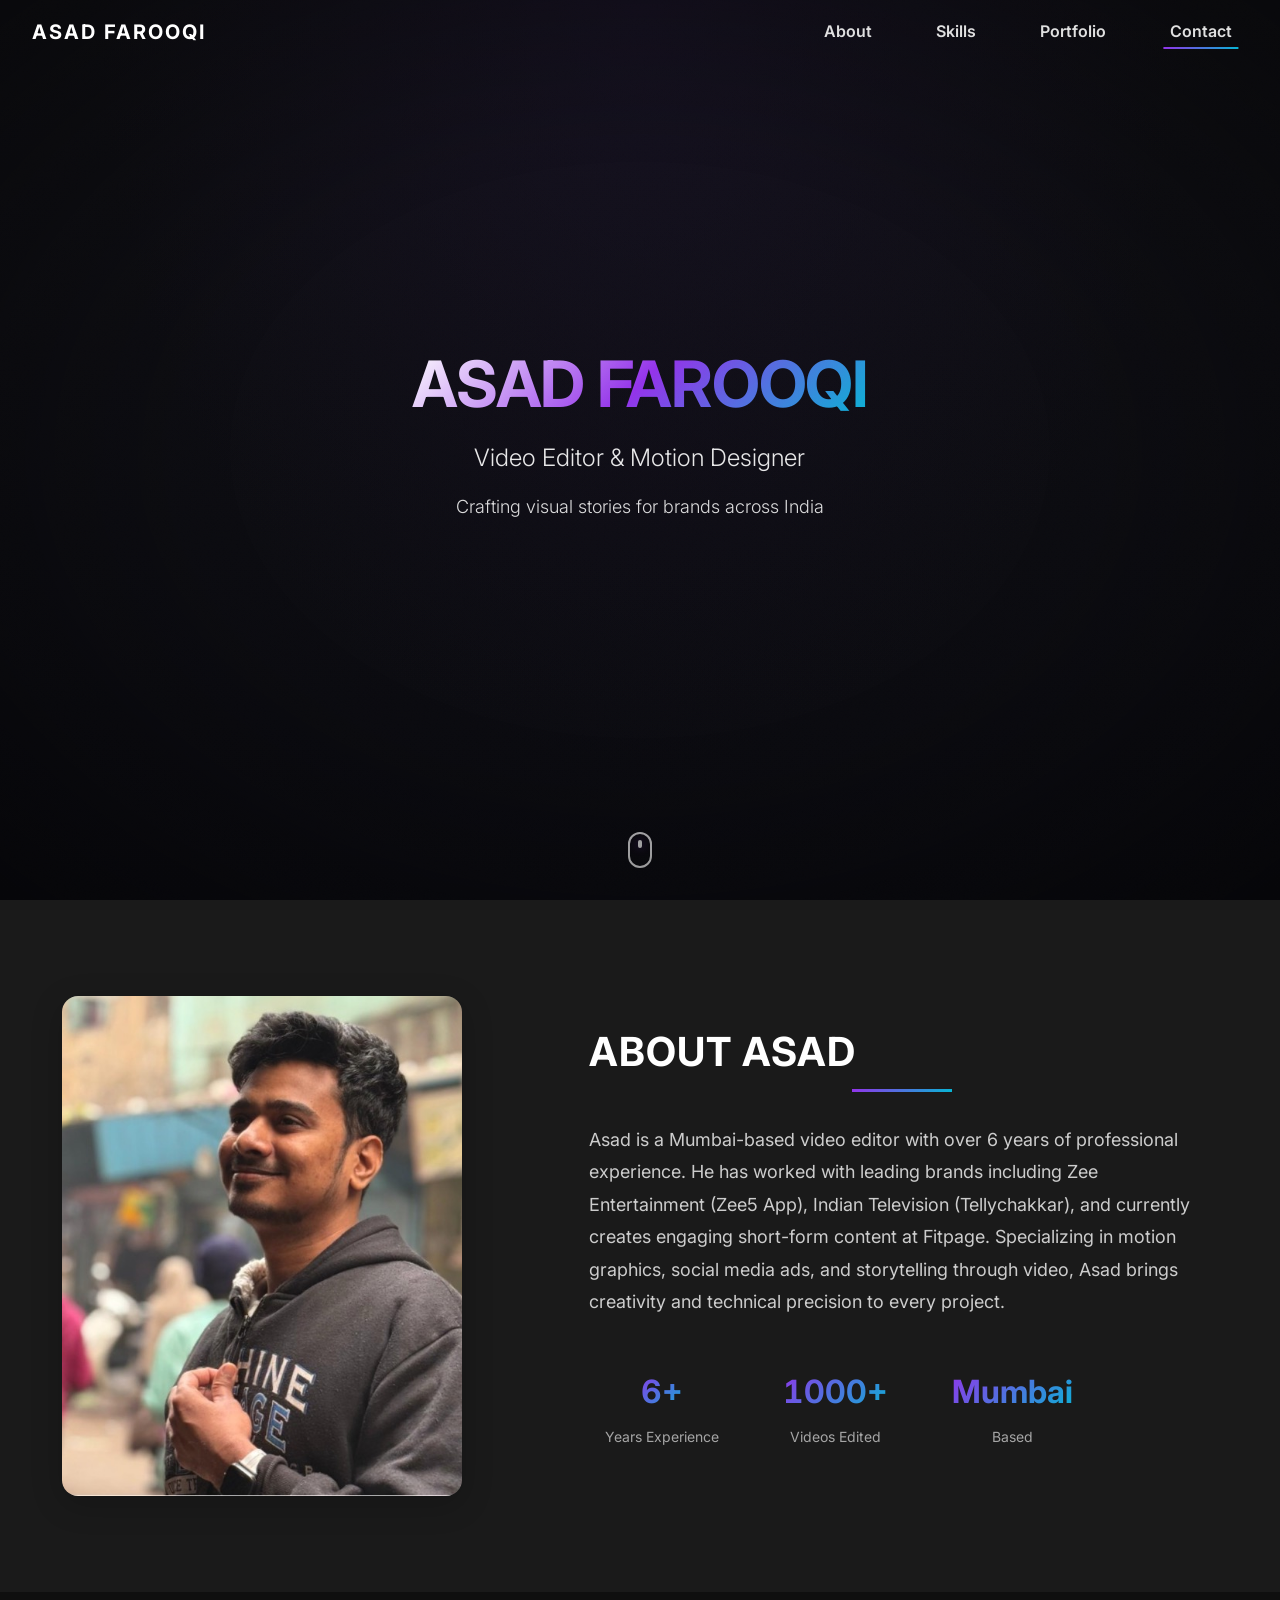
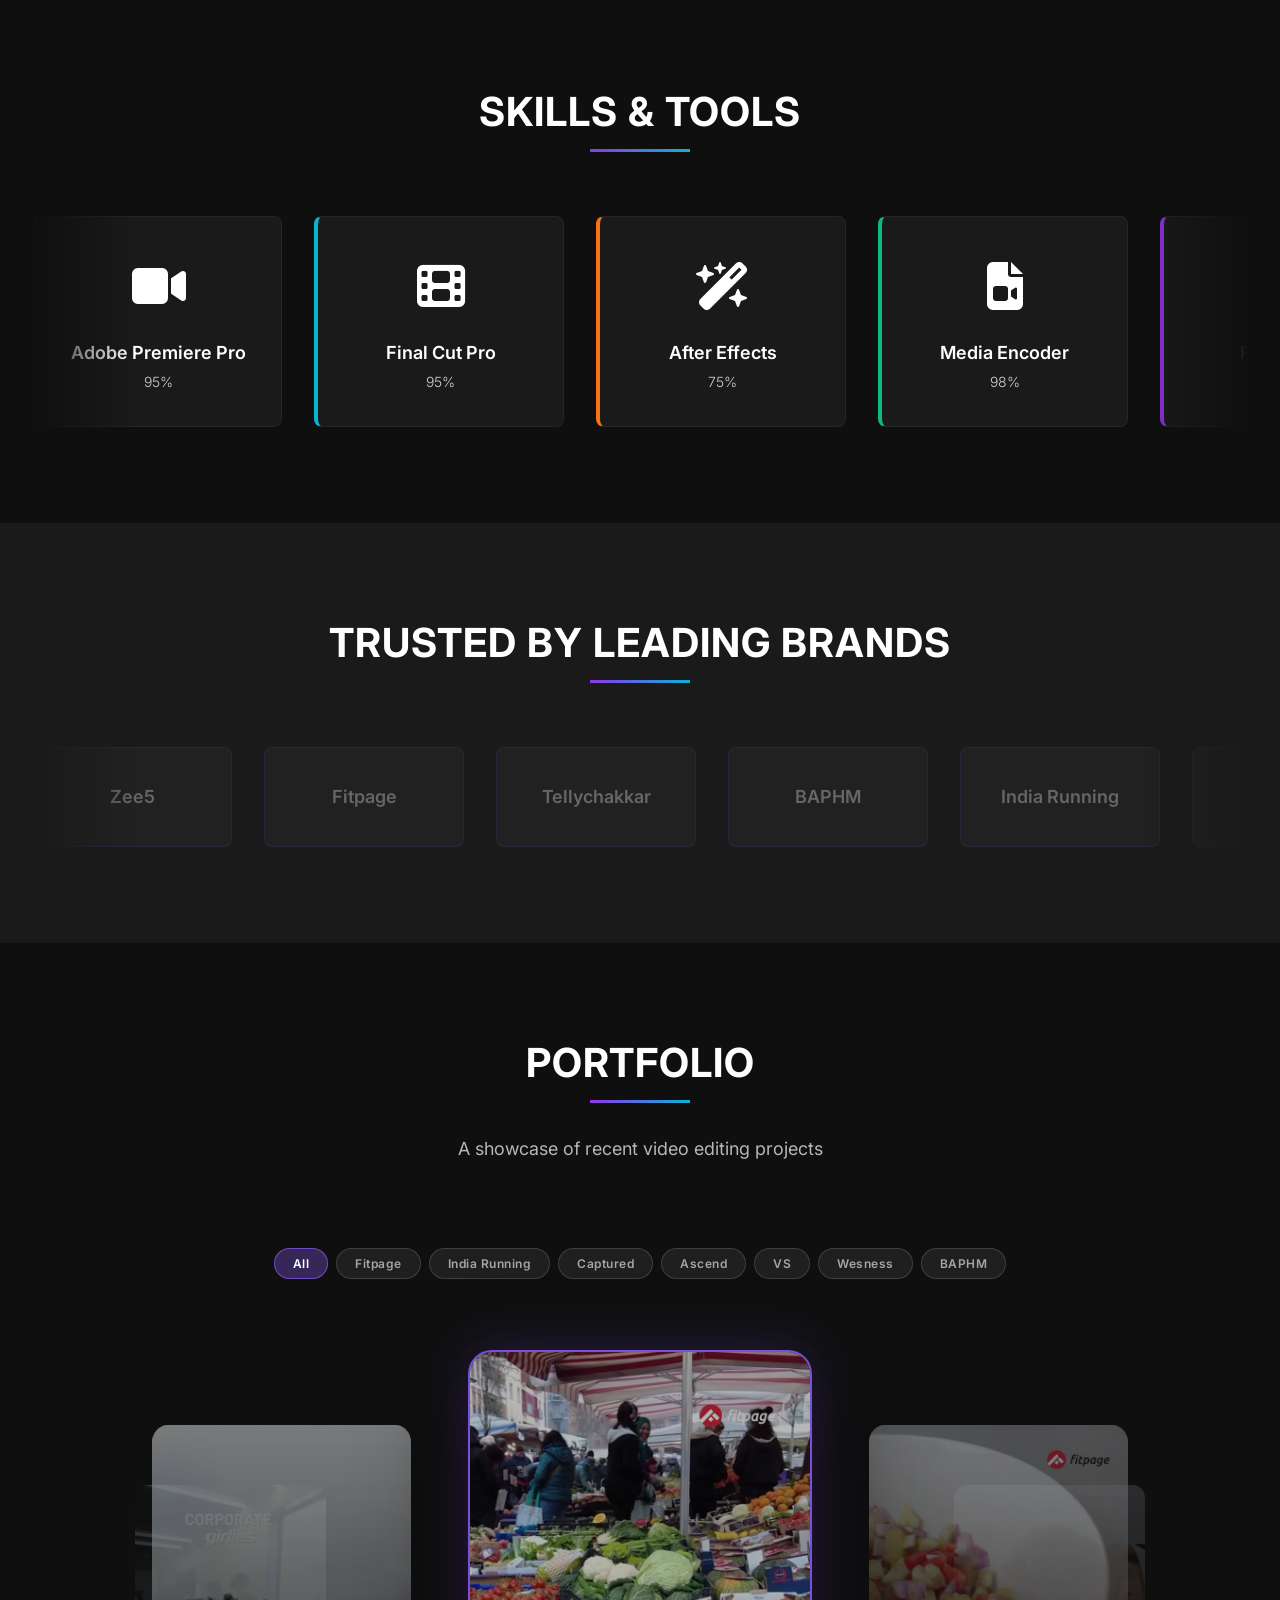
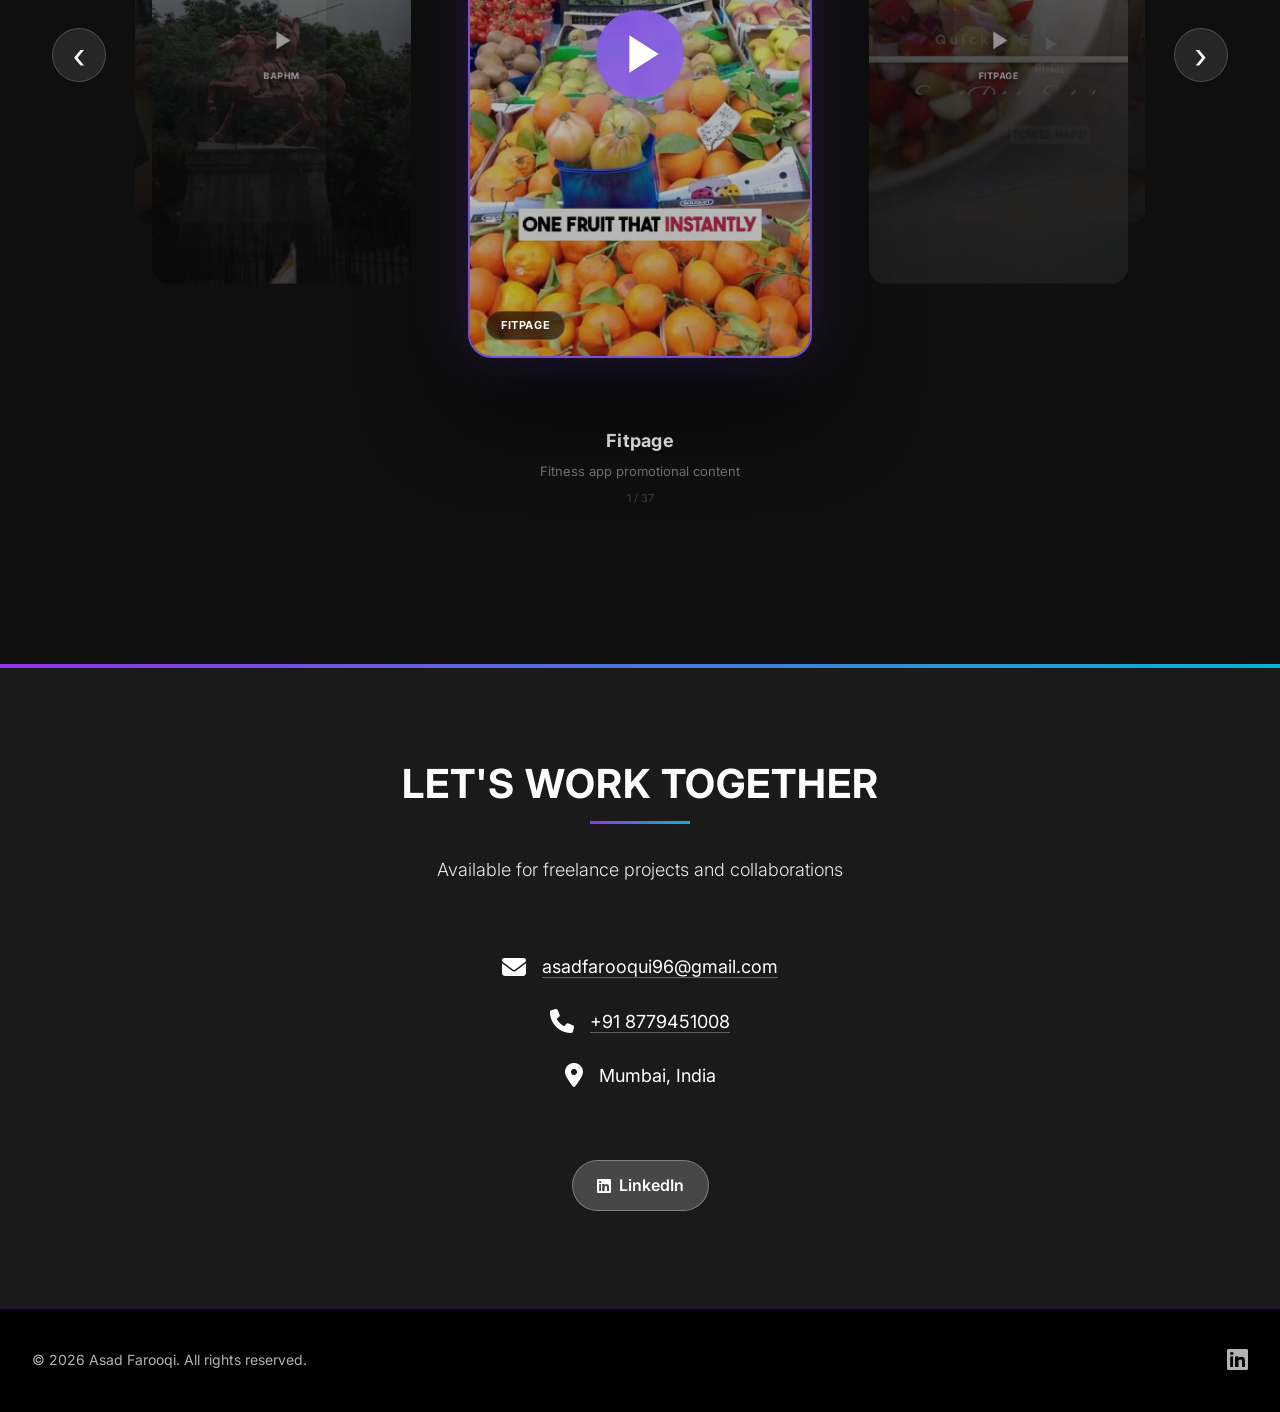
<file: index.html>
<!DOCTYPE html>
<html lang="en">
<head>
  <meta charset="UTF-8">
  <meta name="viewport" content="width=device-width, initial-scale=1.0">
  <meta name="description" content="Asad Farooqi - Professional video editor based in Mumbai. 6+ years of experience creating motion graphics and short-form content for leading brands.">
  <meta name="keywords" content="video editor, motion graphics, Mumbai, Premiere Pro, Final Cut Pro, video editing portfolio">
  <meta name="author" content="Asad Farooqi">

  <!-- Open Graph / Social Media -->
  <meta property="og:type" content="website">
  <meta property="og:title" content="Asad Farooqi - Video Editor & Motion Designer">
  <meta property="og:description" content="Professional video editing portfolio showcasing work for Zee5, Fitpage, and leading Indian brands.">
  <meta property="og:url" content="https://asad-portfolio.vercel.app">

  <!-- Preconnect to external resources -->
  <link rel="preconnect" href="https://fonts.googleapis.com">
  <link rel="preconnect" href="https://fonts.gstatic.com" crossorigin>

  <!-- Google Fonts -->
  <link href="https://fonts.googleapis.com/css2?family=Inter:wght@300;400;600;700&display=swap" rel="stylesheet">

  <!-- Font Awesome Icons -->
  <link rel="stylesheet" href="https://cdnjs.cloudflare.com/ajax/libs/font-awesome/6.5.1/css/all.min.css">

  <!-- Stylesheets -->
  <link rel="stylesheet" href="styles.css">
  <link rel="stylesheet" href="css/video-player.css">
  <link rel="stylesheet" href="css/carousel.css">

  <title>Asad Farooqi - Video Editor & Motion Designer</title>
</head>
<body>

  <!-- Navigation -->
  <nav class="navbar" id="navbar">
    <div class="nav-container">
      <a href="#hero" class="nav-logo">ASAD FAROOQI</a>

      <button class="nav-toggle" id="navToggle" aria-label="Toggle navigation">
        <span class="hamburger"></span>
      </button>

      <ul class="nav-menu" id="navMenu">
        <li><a href="#about" class="nav-link">About</a></li>
        <li><a href="#skills" class="nav-link">Skills</a></li>
        <li><a href="#portfolio" class="nav-link">Portfolio</a></li>
        <li><a href="#contact" class="nav-link">Contact</a></li>
      </ul>
    </div>
  </nav>

  <!-- Hero Section -->
  <section class="hero" id="hero">
    <div class="hero-content">
      <h1 class="hero-title">ASAD FAROOQI</h1>
      <p class="hero-subtitle">Video Editor & Motion Designer</p>
      <p class="hero-tagline">Crafting visual stories for brands across India</p>
    </div>
    <div class="scroll-indicator">
      <span></span>
    </div>
  </section>

  <!-- About Section -->
  <section class="about" id="about">
    <div class="container">
      <div class="about-grid animate-on-scroll">
        <div class="about-image">
          <img src="assets/asad.jpg" alt="Asad Farooqi - Video Editor" class="headshot" loading="lazy">
        </div>
        <div class="about-content">
          <h2 class="section-heading">About Asad</h2>
          <p class="about-bio">
            Asad is a Mumbai-based video editor with over 6 years of professional experience.
            He has worked with leading brands including Zee Entertainment (Zee5 App), Indian Television (Tellychakkar),
            and currently creates engaging short-form content at Fitpage. Specializing in motion graphics,
            social media ads, and storytelling through video, Asad brings creativity and technical precision to every project.
          </p>
          <div class="about-stats">
            <div class="stat">
              <span class="stat-value">6+</span>
              <span class="stat-label">Years Experience</span>
            </div>
            <div class="stat">
              <span class="stat-value">1000+</span>
              <span class="stat-label">Videos Edited</span>
            </div>
            <div class="stat">
              <span class="stat-value">Mumbai</span>
              <span class="stat-label">Based</span>
            </div>
          </div>
        </div>
      </div>
    </div>
  </section>

  <!-- Skills Section -->
  <section class="skills" id="skills">
    <div class="container">
      <h2 class="section-heading">Skills & Tools</h2>
      <div class="skills-carousel-wrapper">
        <div class="skills-carousel">
          <div class="skill-item">
            <div class="skill-icon"><i class="fas fa-video"></i></div>
            <h3 class="skill-name">Adobe Premiere Pro</h3>
            <p class="skill-level">95%</p>
          </div>
          <div class="skill-item">
            <div class="skill-icon"><i class="fas fa-film"></i></div>
            <h3 class="skill-name">Final Cut Pro</h3>
            <p class="skill-level">95%</p>
          </div>
          <div class="skill-item">
            <div class="skill-icon"><i class="fas fa-wand-magic-sparkles"></i></div>
            <h3 class="skill-name">After Effects</h3>
            <p class="skill-level">75%</p>
          </div>
          <div class="skill-item">
            <div class="skill-icon"><i class="fas fa-file-video"></i></div>
            <h3 class="skill-name">Media Encoder</h3>
            <p class="skill-level">98%</p>
          </div>
          <div class="skill-item">
            <div class="skill-icon"><i class="fas fa-palette"></i></div>
            <h3 class="skill-name">Photoshop</h3>
            <p class="skill-level">Basic</p>
          </div>
          <div class="skill-item">
            <div class="skill-icon"><i class="fas fa-pen-nib"></i></div>
            <h3 class="skill-name">Illustrator</h3>
            <p class="skill-level">Basic</p>
          </div>
          <!-- Duplicate for seamless loop -->
          <div class="skill-item">
            <div class="skill-icon"><i class="fas fa-video"></i></div>
            <h3 class="skill-name">Adobe Premiere Pro</h3>
            <p class="skill-level">95%</p>
          </div>
          <div class="skill-item">
            <div class="skill-icon"><i class="fas fa-film"></i></div>
            <h3 class="skill-name">Final Cut Pro</h3>
            <p class="skill-level">95%</p>
          </div>
          <div class="skill-item">
            <div class="skill-icon"><i class="fas fa-wand-magic-sparkles"></i></div>
            <h3 class="skill-name">After Effects</h3>
            <p class="skill-level">75%</p>
          </div>
          <div class="skill-item">
            <div class="skill-icon"><i class="fas fa-file-video"></i></div>
            <h3 class="skill-name">Media Encoder</h3>
            <p class="skill-level">98%</p>
          </div>
          <div class="skill-item">
            <div class="skill-icon"><i class="fas fa-palette"></i></div>
            <h3 class="skill-name">Photoshop</h3>
            <p class="skill-level">Basic</p>
          </div>
          <div class="skill-item">
            <div class="skill-icon"><i class="fas fa-pen-nib"></i></div>
            <h3 class="skill-name">Illustrator</h3>
            <p class="skill-level">Basic</p>
          </div>
        </div>
      </div>
    </div>
  </section>

  <!-- Client Logos Section -->
  <section class="clients">
    <div class="container">
      <h2 class="section-heading">Trusted by Leading Brands</h2>
      <div class="clients-carousel-wrapper">
        <div class="clients-carousel">
          <div class="client-logo-item">Zee5</div>
          <div class="client-logo-item">Fitpage</div>
          <div class="client-logo-item">Tellychakkar</div>
          <div class="client-logo-item">BAPHM</div>
          <div class="client-logo-item">India Running</div>
          <div class="client-logo-item">Captured</div>
          <div class="client-logo-item">Ascend</div>
          <div class="client-logo-item">VS</div>
          <div class="client-logo-item">Wesness</div>
          <!-- Duplicate for seamless loop -->
          <div class="client-logo-item">Zee5</div>
          <div class="client-logo-item">Fitpage</div>
          <div class="client-logo-item">Tellychakkar</div>
          <div class="client-logo-item">BAPHM</div>
          <div class="client-logo-item">India Running</div>
          <div class="client-logo-item">Captured</div>
          <div class="client-logo-item">Ascend</div>
          <div class="client-logo-item">VS</div>
          <div class="client-logo-item">Wesness</div>
        </div>
      </div>
    </div>
  </section>

  <!-- Portfolio Section -->
  <section class="portfolio" id="portfolio">
    <div class="container">
      <h2 class="section-heading">Portfolio</h2>
      <p class="portfolio-subtitle">A showcase of recent video editing projects</p>

      <!-- Loading indicator -->
      <div class="portfolio-loading" id="portfolioLoading">
        <div class="spinner"></div>
        <p>Loading videos...</p>
      </div>

      <!-- Portfolio grid (populated by JavaScript) -->
      <div class="portfolio-grid" id="portfolioGrid">
        <!-- Instagram embeds will be injected here by script.js -->
      </div>
    </div>
  </section>

  <!-- Contact Section -->
  <section class="contact" id="contact">
    <div class="container">
      <div class="contact-content animate-on-scroll">
        <h2 class="section-heading">Let's Work Together</h2>
        <p class="contact-subtitle">Available for freelance projects and collaborations</p>

        <div class="contact-info">
          <div class="contact-item">
            <span class="contact-icon"><i class="fas fa-envelope"></i></span>
            <a href="mailto:asadfarooqui96@gmail.com">asadfarooqui96@gmail.com</a>
          </div>
          <div class="contact-item">
            <span class="contact-icon"><i class="fas fa-phone"></i></span>
            <a href="tel:+918779451008">+91 8779451008</a>
          </div>
          <div class="contact-item">
            <span class="contact-icon"><i class="fas fa-location-dot"></i></span>
            <span>Mumbai, India</span>
          </div>
        </div>

        <div class="social-links">
          <a href="https://www.linkedin.com/in/asad-farooqui-2366b515b/" target="_blank" rel="noopener noreferrer" class="social-link" aria-label="LinkedIn">
            <i class="fab fa-linkedin"></i> LinkedIn
          </a>
        </div>
      </div>
    </div>
  </section>

  <!-- Footer -->
  <footer class="footer">
    <div class="container">
      <p>&copy; 2026 Asad Farooqi. All rights reserved.</p>
      <div class="footer-links">
        <a href="https://www.linkedin.com/in/asad-farooqui-2366b515b/" target="_blank" rel="noopener noreferrer" aria-label="LinkedIn"><i class="fab fa-linkedin"></i></a>
      </div>
    </div>
  </footer>

  <!-- JavaScript -->
  <script src="js/portfolio-config.js"></script>
  <script src="js/Carousel.js"></script>
  <script src="script.js"></script>
</body>
</html>
</file>
<file: styles.css>
/* ============================================
   CSS Reset & Box Sizing
   ============================================ */

* {
  margin: 0;
  padding: 0;
  box-sizing: border-box;
}

/* ============================================
   CSS Custom Properties (Variables)
   ============================================ */

:root {
  /* Dark Theme Colors - Video Editor Inspired */
  --color-bg-primary: #0f0f0f;
  --color-bg-secondary: #1a1a1a;
  --color-bg-tertiary: #252525;
  --color-text-dark: #e0e0e0;
  --color-text-light: #ffffff;
  --color-text-muted: #888888;
  --color-light: #0f0f0f;
  --color-dark: #000000;
  --color-gray-light: #1a1a1a;
  --color-gray-mid: #252525;

  /* Timeline Track Colors - Classic Editing Software */
  --color-track-purple: #9333ea;
  --color-track-cyan: #06b6d4;
  --color-track-orange: #f97316;
  --color-track-green: #10b981;

  /* Colors - Accent (Updated for dark theme) */
  --color-accent-purple: #9333ea;
  --color-accent-violet: #06b6d4;

  /* Gradients */
  --gradient-primary: linear-gradient(135deg, #9333ea 0%, #06b6d4 100%);
  --gradient-secondary: linear-gradient(135deg, #f97316 0%, #10b981 100%);
  --gradient-hero: linear-gradient(180deg, #0f0f0f 0%, #1a1a1a 100%);

  /* Typography */
  --font-family: 'Inter', -apple-system, BlinkMacSystemFont, 'Segoe UI', sans-serif;
  --font-weight-light: 300;
  --font-weight-regular: 400;
  --font-weight-semibold: 600;
  --font-weight-bold: 700;

  /* Font Sizes */
  --font-size-hero: 4rem;
  --font-size-h2: 2.5rem;
  --font-size-h3: 1.5rem;
  --font-size-body: 1rem;
  --font-size-small: 0.875rem;

  /* Spacing */
  --spacing-xs: 0.5rem;
  --spacing-sm: 1rem;
  --spacing-md: 2rem;
  --spacing-lg: 4rem;
  --spacing-xl: 6rem;

  /* Shadows */
  --shadow-small: 0 2px 8px rgba(0, 0, 0, 0.1);
  --shadow-medium: 0 4px 16px rgba(0, 0, 0, 0.15);
  --shadow-large: 0 8px 32px rgba(0, 0, 0, 0.2);

  /* Easing curves */
  --ease-out-expo: cubic-bezier(0.16, 1, 0.3, 1);
  --ease-spring: cubic-bezier(0.34, 1.56, 0.64, 1);
  --ease-out-soft: cubic-bezier(0.25, 0.46, 0.45, 0.94);

  /* Transitions */
  --transition-fast: 0.2s var(--ease-out-soft);
  --transition-normal: 0.35s var(--ease-out-expo);
  --transition-slow: 0.7s var(--ease-out-expo);
  --transition-press: 0.15s var(--ease-out-soft);

  /* Z-index */
  --z-navbar: 1000;
  --z-modal: 2000;
}

/* ============================================
   Base Styles
   ============================================ */

html {
  font-size: 16px;
  scroll-behavior: smooth;
}

body {
  font-family: var(--font-family);
  font-weight: var(--font-weight-regular);
  line-height: 1.6;
  color: var(--color-text-dark);
  background-color: var(--color-bg-primary);
  overflow-x: hidden;
}

/* Cinematic finish: a faint film-grain texture + edge vignette over the whole
   page. Fixed + pointer-events:none so it never affects layout or clicks. */
body::before {
  content: '';
  position: fixed;
  inset: 0;
  z-index: 500;
  pointer-events: none;
  opacity: 0.035;
  mix-blend-mode: overlay;
  background-image: url("data:image/svg+xml,%3Csvg xmlns='http://www.w3.org/2000/svg' width='180' height='180'%3E%3Cfilter id='n'%3E%3CfeTurbulence type='fractalNoise' baseFrequency='0.85' numOctaves='2' stitchTiles='stitch'/%3E%3C/filter%3E%3Crect width='100%25' height='100%25' filter='url(%23n)'/%3E%3C/svg%3E");
}

body::after {
  content: '';
  position: fixed;
  inset: 0;
  z-index: 500;
  pointer-events: none;
  background: radial-gradient(ellipse at center, transparent 45%, rgba(0, 0, 0, 0.4) 100%);
}

/* Headings */
h1, h2, h3, h4, h5, h6 {
  line-height: 1.2;
  font-weight: var(--font-weight-bold);
}

/* Links */
a {
  color: inherit;
  text-decoration: none;
  transition: var(--transition-normal);
}

a:hover {
  opacity: 0.8;
}

/* Images */
img {
  max-width: 100%;
  height: auto;
  display: block;
}

/* Buttons */
button {
  font-family: inherit;
  cursor: pointer;
  border: none;
  background: none;
}

/* Press / tap feedback -- any element meant to be pressed gets a physical squash */
button:active {
  transform: scale(0.94);
  transition: transform var(--transition-press);
}

/* Lists */
ul, ol {
  list-style: none;
}

/* ============================================
   Layout - Container
   ============================================ */

.container {
  max-width: 1280px;
  margin: 0 auto;
  padding: 0 var(--spacing-md);
}

@media (max-width: 768px) {
  .container {
    padding: 0 var(--spacing-sm);
  }
}

/* ============================================
   Utility Classes
   ============================================ */

/* Section Headings */
.section-heading {
  font-size: var(--font-size-h2);
  font-weight: var(--font-weight-bold);
  text-align: center;
  margin-bottom: var(--spacing-md);
  color: var(--color-text-light);
  text-transform: uppercase;
  letter-spacing: 1px;
  position: relative;
  padding-bottom: 1rem;
}

.section-heading::after {
  content: '';
  position: absolute;
  bottom: 0;
  left: 50%;
  transform: translateX(-50%);
  width: 100px;
  height: 3px;
  background: var(--gradient-primary);
}

/* Scroll Animations */
.animate-on-scroll {
  opacity: 0;
  transform: translateY(24px);
  transition: opacity var(--transition-slow), transform var(--transition-slow);
}

.animate-on-scroll.visible {
  opacity: 1;
  transform: translateY(0);
}

/* About section: orchestrated two-part reveal instead of one flat fade -- the
   grid wrapper itself no longer moves, its image and text cascade in separately. */
.about-grid.animate-on-scroll {
  opacity: 1;
  transform: none;
}

.about-grid .about-image,
.about-grid .about-content {
  opacity: 0;
  transition: opacity 0.8s var(--ease-out-expo), transform 0.8s var(--ease-out-expo);
}

.about-grid .about-image {
  transform: translateY(24px) scale(0.96);
}

.about-grid .about-content {
  transform: translateY(24px);
  transition-delay: 0.15s;
}

.about-grid.visible .about-image,
.about-grid.visible .about-content {
  opacity: 1;
  transform: none;
}

/* CTA Button */
.cta-button {
  display: inline-block;
  padding: 1rem 2.5rem;
  background: var(--gradient-secondary);
  color: var(--color-text-light);
  font-weight: var(--font-weight-semibold);
  border-radius: 50px;
  transition: transform var(--transition-normal), box-shadow var(--transition-normal);
  box-shadow: var(--shadow-medium);
}

.cta-button:hover {
  transform: scale(1.05);
  box-shadow: var(--shadow-large);
}

.cta-button:active {
  transform: scale(0.96);
  transition: transform var(--transition-press);
}

/* Loading Spinner */
.spinner {
  width: 50px;
  height: 50px;
  border: 4px solid var(--color-gray-mid);
  border-top-color: var(--color-accent-purple);
  border-radius: 50%;
  animation: spin 1s linear infinite;
}

@keyframes spin {
  to { transform: rotate(360deg); }
}

/* Reduced Motion Accessibility */
@media (prefers-reduced-motion: reduce) {
  * {
    animation: none !important;
    transition: none !important;
  }

  html {
    scroll-behavior: auto;
  }
}

/* ============================================
   Navigation
   ============================================ */

.navbar {
  position: fixed;
  top: 0;
  left: 0;
  right: 0;
  z-index: var(--z-navbar);
  padding: var(--spacing-sm) 0;
  transition: background-color var(--transition-normal), box-shadow var(--transition-normal);
}

.navbar.scrolled {
  background-color: rgba(15, 15, 15, 0.95);
  backdrop-filter: blur(10px);
  box-shadow: 0 2px 20px rgba(147, 51, 234, 0.3);
  border-bottom: 1px solid rgba(147, 51, 234, 0.2);
}

.nav-container {
  max-width: 1280px;
  margin: 0 auto;
  padding: 0 var(--spacing-md);
  display: flex;
  justify-content: space-between;
  align-items: center;
}

.nav-logo {
  font-size: 1.25rem;
  font-weight: var(--font-weight-bold);
  letter-spacing: 2px;
  color: var(--color-text-light);
  text-transform: uppercase;
}

.nav-menu {
  display: flex;
  gap: var(--spacing-md);
}

.nav-link {
  font-weight: var(--font-weight-semibold);
  color: var(--color-text-dark);
  padding: 0.5rem 1rem;
  border-radius: 4px;
  position: relative;
  transition: color var(--transition-fast);
}

.nav-link::after {
  content: '';
  position: absolute;
  bottom: 0;
  left: 50%;
  transform: translateX(-50%);
  width: 0;
  height: 2px;
  background: var(--gradient-primary);
  transition: width var(--transition-normal);
}

.nav-link:hover::after,
.nav-link.active::after {
  width: 80%;
}

.nav-link:hover {
  color: var(--color-text-light);
}

/* Mobile Menu Toggle */
.nav-toggle {
  display: none;
  flex-direction: column;
  width: 30px;
  height: 24px;
  cursor: pointer;
  position: relative;
  z-index: calc(var(--z-navbar) + 1);
}

.hamburger {
  width: 100%;
  height: 3px;
  background-color: var(--color-text-light);
  transition: var(--transition-normal);
  position: relative;
}

.hamburger::before,
.hamburger::after {
  content: '';
  position: absolute;
  width: 100%;
  height: 3px;
  background-color: inherit;
  transition: var(--transition-normal);
}

.hamburger::before {
  top: -8px;
}

.hamburger::after {
  bottom: -8px;
}

/* Mobile Styles */
@media (max-width: 1024px) {
  .nav-toggle {
    display: flex;
  }

  .nav-menu {
    position: fixed;
    top: 0;
    right: -100%;
    height: 100vh;
    width: 300px;
    max-width: 80%;
    background-color: var(--color-bg-secondary);
    border-left: 2px solid var(--color-track-purple);
    flex-direction: column;
    padding: 5rem 2rem;
    box-shadow: 0 0 40px rgba(147, 51, 234, 0.5);
    transition: right var(--transition-normal);
  }

  .nav-menu.active {
    right: 0;
  }

  .nav-link {
    font-size: 1.25rem;
    padding: 1rem;
    color: var(--color-text-light);
  }
}

/* ============================================
   Hero Section
   ============================================ */

.hero {
  min-height: 100vh;
  display: flex;
  flex-direction: column;
  justify-content: center;
  align-items: center;
  background:
    radial-gradient(ellipse at top, rgba(30, 20, 50, 0.4), transparent 60%),
    linear-gradient(180deg, rgba(15, 15, 20, 0.95), rgba(10, 10, 15, 1));
  color: var(--color-text-light);
  text-align: center;
  padding: var(--spacing-xl) var(--spacing-md);
  position: relative;
  overflow: hidden;
}

/* CINEMA-GRADE TIMELINE with VISIBLE CLIPS */
.hero::before {
  display: none;
}

/* Animated Playhead - Hidden */
.hero::after {
  display: none;
}

@keyframes playheadSweep {
  0% {
    left: 5%;
  }
  45% {
    left: 95%;
  }
  50% {
    left: 95%;
  }
  95% {
    left: 5%;
  }
  100% {
    left: 5%;
  }
}

.hero-content {
  max-width: 800px;
  z-index: 1;
  position: relative;
}

.hero-title {
  font-size: var(--font-size-hero);
  font-weight: var(--font-weight-bold);
  letter-spacing: -0.02em;
  margin-bottom: var(--spacing-sm);
  background: linear-gradient(135deg, #fff 0%, #9333ea 50%, #06b6d4 100%);
  -webkit-background-clip: text;
  -webkit-text-fill-color: transparent;
  background-clip: text;
  animation: heroTitleIn 0.9s var(--ease-out-expo) 0.1s backwards;
}

.hero-subtitle {
  font-size: var(--font-size-h3);
  font-weight: var(--font-weight-light);
  margin-bottom: var(--spacing-sm);
  color: rgba(255, 255, 255, 0.9);
  animation: fadeInUp 0.8s var(--ease-out-expo) 0.35s backwards;
}

.hero-tagline {
  font-size: 1.125rem;
  font-weight: var(--font-weight-light);
  margin-bottom: var(--spacing-md);
  color: rgba(255, 255, 255, 0.85);
  animation: fadeInUp 0.8s var(--ease-out-expo) 0.5s backwards;
}

.hero .cta-button {
  margin-top: var(--spacing-sm);
  animation: fadeInUp 1s ease 0.6s backwards;
}

/* Scroll Indicator */
.scroll-indicator {
  position: absolute;
  bottom: 2rem;
  left: 50%;
  transform: translateX(-50%);
  z-index: 1;
  animation: fadeInUp 0.8s var(--ease-out-expo) 1.1s backwards;
}

.scroll-indicator span {
  display: block;
  width: 24px;
  height: 36px;
  border: 2px solid var(--color-text-light);
  border-radius: 12px;
  position: relative;
  opacity: 0.7;
  transition: opacity 0.3s ease, transform 0.3s ease;
}

.scroll-indicator span:hover {
  opacity: 1;
  transform: scale(1.1);
}

.scroll-indicator span::before {
  content: '';
  position: absolute;
  top: 6px;
  left: 50%;
  transform: translateX(-50%);
  width: 4px;
  height: 8px;
  background-color: var(--color-text-light);
  border-radius: 2px;
  animation: scrollBounce 2s infinite;
  box-shadow: 0 0 10px rgba(147, 51, 234, 0.6);
}

@keyframes fadeInUp {
  from {
    opacity: 0;
    transform: translateY(30px);
  }
  to {
    opacity: 1;
    transform: translateY(0);
  }
}

@keyframes heroTitleIn {
  from {
    opacity: 0;
    transform: translateY(24px) scale(0.94);
  }
  to {
    opacity: 1;
    transform: translateY(0) scale(1);
  }
}

@keyframes scrollBounce {
  0%, 100% {
    transform: translate(-50%, 0);
  }
  50% {
    transform: translate(-50%, 12px);
  }
}

/* Responsive Hero */
@media (max-width: 768px) {
  .hero-title {
    font-size: 2.5rem;
  }

  .hero-subtitle {
    font-size: 1.25rem;
  }

  .hero-tagline {
    font-size: 1rem;
  }
}

/* ============================================
   About Section
   ============================================ */

.about {
  padding: var(--spacing-xl) 0;
  background-color: var(--color-bg-secondary);
  position: relative;
}

.about-grid {
  display: grid;
  grid-template-columns: 1fr 1.5fr;
  gap: var(--spacing-lg);
  align-items: center;
}

.about-image {
  text-align: center;
}

.headshot {
  width: 100%;
  max-width: 400px;
  margin: 0 auto;
  aspect-ratio: 4 / 5;
  object-fit: cover;
  border-radius: 1rem;
  box-shadow: var(--shadow-large);
  background-color: var(--color-gray-light);
  background-image: linear-gradient(135deg, #667eea 0%, #764ba2 100%);
}

.about-content {
  padding: var(--spacing-md);
}

.about-content .section-heading {
  text-align: left;
  margin-bottom: var(--spacing-md);
}

.about-bio {
  font-size: 1.125rem;
  line-height: 1.8;
  color: var(--color-text-dark);
  margin-bottom: var(--spacing-md);
  opacity: 0.9;
}

.about-stats {
  display: flex;
  gap: var(--spacing-md);
  flex-wrap: wrap;
}

.stat {
  display: flex;
  flex-direction: column;
  align-items: center;
  padding: var(--spacing-sm);
  min-width: 120px;
}

.stat-value {
  font-size: 2rem;
  font-weight: var(--font-weight-bold);
  font-variant-numeric: tabular-nums;
  background: var(--gradient-primary);
  -webkit-background-clip: text;
  -webkit-text-fill-color: transparent;
  background-clip: text;
}

.stat-label {
  font-size: var(--font-size-small);
  color: var(--color-text-dark);
  opacity: 0.7;
  margin-top: var(--spacing-xs);
}

/* Responsive About */
@media (max-width: 768px) {
  .about-grid {
    grid-template-columns: 1fr;
    gap: var(--spacing-md);
  }

  .about-content .section-heading {
    text-align: center;
  }

  .headshot {
    max-width: 300px;
  }

  .about-stats {
    gap: var(--spacing-xs);
  }

  .stat {
    min-width: 0;
    flex: 1;
    padding: var(--spacing-xs);
  }

  .stat-value {
    font-size: 1.5rem;
  }
}

/* ============================================
   Skills Section
   ============================================ */

.skills {
  padding: var(--spacing-xl) 0;
  background: var(--color-bg-primary);
  color: var(--color-text-light);
  position: relative;
  overflow: hidden;
}

.skills .section-heading {
  color: var(--color-text-light);
}

.skills-carousel-wrapper {
  margin-top: var(--spacing-lg);
  overflow: hidden;
  position: relative;
  width: 100%;
}

.skills-carousel-wrapper::before,
.skills-carousel-wrapper::after {
  content: '';
  position: absolute;
  top: 0;
  bottom: 0;
  width: 100px;
  z-index: 2;
  pointer-events: none;
}

.skills-carousel-wrapper::before {
  left: 0;
  background: linear-gradient(to right, var(--color-bg-primary), transparent);
}

.skills-carousel-wrapper::after {
  right: 0;
  background: linear-gradient(to left, var(--color-bg-primary), transparent);
}

.skills-carousel {
  display: flex;
  gap: var(--spacing-md);
  animation: scrollSkills 30s linear infinite;
  width: max-content;
  will-change: transform;
}

.skills-carousel:hover {
  animation-play-state: paused;
}

@keyframes scrollSkills {
  0% {
    transform: translateX(0);
  }
  100% {
    transform: translateX(-50%);
  }
}

.skill-item {
  background: var(--color-bg-secondary);
  backdrop-filter: blur(10px);
  border: 1px solid var(--color-bg-tertiary);
  border-left: 4px solid var(--color-track-purple);
  border-radius: 8px;
  padding: var(--spacing-md);
  text-align: center;
  transition: transform var(--transition-normal), box-shadow var(--transition-normal), border-left-color var(--transition-fast);
  min-width: 250px;
  flex-shrink: 0;
}

.skill-item:nth-child(6n+1) { border-left-color: var(--color-track-purple); }
.skill-item:nth-child(6n+2) { border-left-color: var(--color-track-cyan); }
.skill-item:nth-child(6n+3) { border-left-color: var(--color-track-orange); }
.skill-item:nth-child(6n+4) { border-left-color: var(--color-track-green); }
.skill-item:nth-child(6n+5) { border-left-color: var(--color-track-purple); }
.skill-item:nth-child(6n+6) { border-left-color: var(--color-track-cyan); }

.skill-item:hover {
  transform: translateY(-8px);
  box-shadow: 0 12px 32px rgba(147, 51, 234, 0.4);
  background: var(--color-bg-tertiary);
}

.skill-icon {
  font-size: 3rem;
  margin-bottom: var(--spacing-sm);
}

.skill-name {
  font-size: 1.125rem;
  font-weight: var(--font-weight-semibold);
  margin-bottom: var(--spacing-xs);
}

.skill-level {
  font-size: var(--font-size-small);
  opacity: 0.8;
  font-weight: var(--font-weight-light);
}

/* ============================================
   Client Logos Section
   ============================================ */

.clients {
  padding: var(--spacing-xl) 0;
  background-color: var(--color-bg-secondary);
  position: relative;
  overflow: hidden;
}


.clients-carousel-wrapper {
  margin-top: var(--spacing-lg);
  overflow: hidden;
  position: relative;
  width: 100%;
}

.clients-carousel-wrapper::before,
.clients-carousel-wrapper::after {
  content: '';
  position: absolute;
  top: 0;
  bottom: 0;
  width: 100px;
  z-index: 2;
  pointer-events: none;
}

.clients-carousel-wrapper::before {
  left: 0;
  background: linear-gradient(to right, var(--color-bg-secondary), transparent);
}

.clients-carousel-wrapper::after {
  right: 0;
  background: linear-gradient(to left, var(--color-bg-secondary), transparent);
}

.clients-carousel {
  display: flex;
  gap: var(--spacing-md);
  animation: scrollClients 25s linear infinite;
  width: max-content;
  will-change: transform;
}

.clients-carousel:hover {
  animation-play-state: paused;
}

@keyframes scrollClients {
  0% {
    transform: translateX(0);
  }
  100% {
    transform: translateX(-50%);
  }
}

.client-logo-item {
  display: flex;
  align-items: center;
  justify-content: center;
  padding: var(--spacing-md);
  background-color: var(--color-bg-tertiary);
  border: 1px solid rgba(147, 51, 234, 0.2);
  border-radius: 8px;
  font-size: 1.125rem;
  font-weight: var(--font-weight-semibold);
  color: var(--color-text-muted);
  min-height: 100px;
  min-width: 200px;
  text-align: center;
  opacity: 0.7;
  transition: all var(--transition-normal);
  flex-shrink: 0;
}

.client-logo-item:hover {
  opacity: 1;
  transform: scale(1.05);
  color: var(--color-text-light);
  border-color: var(--color-track-purple);
  background-color: rgba(147, 51, 234, 0.1);
}

/* ============================================
   Portfolio Section
   ============================================ */

.portfolio {
  padding: var(--spacing-xl) 0;
  background-color: var(--color-bg-primary);
  position: relative;
}


.portfolio-subtitle {
  text-align: center;
  font-size: 1.125rem;
  color: var(--color-text-dark);
  opacity: 0.8;
  margin-bottom: var(--spacing-lg);
}

.portfolio-loading {
  text-align: center;
  padding: var(--spacing-xl) 0;
}

.portfolio-loading p {
  margin-top: var(--spacing-sm);
  color: var(--color-text-dark);
  opacity: 0.8;
}

.portfolio-grid {
  display: grid;
  grid-template-columns: repeat(3, 1fr);
  gap: var(--spacing-md);
  margin-top: var(--spacing-lg);
}

.portfolio-item {
  background-color: var(--color-bg-secondary);
  border: 2px solid var(--color-track-purple);
  border-radius: 12px;
  overflow: hidden;
  padding: 6px;
  box-shadow: 0 4px 20px rgba(0, 0, 0, 0.5);
  transition: transform var(--transition-normal), box-shadow var(--transition-normal), border-color var(--transition-fast);
  position: relative;
}

.portfolio-item:nth-child(4n+1) { border-color: var(--color-track-purple); }
.portfolio-item:nth-child(4n+2) { border-color: var(--color-track-cyan); }
.portfolio-item:nth-child(4n+3) { border-color: var(--color-track-orange); }
.portfolio-item:nth-child(4n+4) { border-color: var(--color-track-green); }

.portfolio-item::before {
  content: 'V' counter(item);
  position: absolute;
  top: 10px;
  left: 10px;
  background: rgba(0, 0, 0, 0.8);
  color: var(--color-text-light);
  padding: 2px 8px;
  border-radius: 4px;
  font-size: 0.75rem;
  font-weight: bold;
  z-index: 10;
  opacity: 0;
  transition: opacity var(--transition-fast);
}

.portfolio-item:hover::before {
  opacity: 1;
}

.portfolio-item:hover {
  transform: translateY(-8px) scale(1.02);
  box-shadow: 0 12px 40px rgba(147, 51, 234, 0.4);
}

/* Instagram Embed Wrapper */
.portfolio-item iframe {
  width: 100%;
  border: none;
  border-radius: 0.5rem;
}

/* Skeleton Loading Placeholder */
.skeleton {
  background: linear-gradient(90deg, #f0f0f0 25%, #e0e0e0 50%, #f0f0f0 75%);
  background-size: 200% 100%;
  animation: shimmer 1.5s infinite;
  border-radius: 1rem;
  min-height: 400px;
}

@keyframes shimmer {
  0% {
    background-position: 200% 0;
  }
  100% {
    background-position: -200% 0;
  }
}

/* Responsive Portfolio Grid */
@media (max-width: 1024px) {
  .portfolio-grid {
    grid-template-columns: repeat(2, 1fr);
  }
}

@media (max-width: 640px) {
  .portfolio-grid {
    grid-template-columns: 1fr;
  }
}

/* ============================================
   Contact Section
   ============================================ */

.contact {
  padding: var(--spacing-xl) 0;
  background: var(--color-bg-secondary);
  color: var(--color-text-light);
  text-align: center;
  position: relative;
}

.contact::before {
  content: '';
  position: absolute;
  top: 0;
  left: 0;
  right: 0;
  height: 4px;
  background: var(--gradient-primary);
}

.contact .section-heading {
  color: var(--color-text-light);
}

.contact-content {
  max-width: 600px;
  margin: 0 auto;
}

.contact-subtitle {
  font-size: 1.125rem;
  font-weight: var(--font-weight-light);
  margin-bottom: var(--spacing-lg);
  opacity: 0.9;
}

.contact-info {
  display: flex;
  flex-direction: column;
  gap: var(--spacing-sm);
  margin-bottom: var(--spacing-lg);
}

.contact-item {
  display: flex;
  align-items: center;
  justify-content: center;
  gap: var(--spacing-sm);
  font-size: 1.125rem;
}

.contact-icon {
  font-size: 1.5rem;
}

.contact-item a {
  color: var(--color-text-light);
  text-decoration: underline;
  text-decoration-color: rgba(255, 255, 255, 0.3);
  text-underline-offset: 4px;
  transition: text-decoration-color var(--transition-fast);
}

.contact-item a:hover {
  text-decoration-color: var(--color-text-light);
}

.social-links {
  display: flex;
  gap: var(--spacing-sm);
  justify-content: center;
  margin-top: var(--spacing-lg);
}

.social-link {
  display: inline-flex;
  align-items: center;
  gap: 0.5rem;
  padding: 0.75rem 1.5rem;
  background: rgba(255, 255, 255, 0.2);
  backdrop-filter: blur(10px);
  border: 1px solid rgba(255, 255, 255, 0.3);
  border-radius: 50px;
  color: var(--color-text-light);
  font-weight: var(--font-weight-semibold);
  transition: transform var(--transition-normal), background-color var(--transition-normal);
}

.social-link:hover {
  transform: scale(1.05);
  background: rgba(255, 255, 255, 0.3);
}

.social-link:active {
  transform: scale(0.96);
  transition: transform var(--transition-press);
}

/* ============================================
   Footer
   ============================================ */

.footer {
  padding: var(--spacing-md) 0;
  background-color: var(--color-dark);
  color: var(--color-text-light);
  position: relative;
  border-top: 2px solid rgba(147, 51, 234, 0.3);
}

.footer .container {
  display: flex;
  justify-content: space-between;
  align-items: center;
  flex-wrap: wrap;
  gap: var(--spacing-sm);
}

.footer p {
  font-size: var(--font-size-small);
  opacity: 0.7;
}

.footer-links {
  display: flex;
  gap: var(--spacing-sm);
}

.footer-links a {
  font-size: 1.5rem;
  opacity: 0.7;
  transition: opacity var(--transition-fast);
}

.footer-links a:hover {
  opacity: 1;
}

/* Responsive Contact & Footer */
@media (max-width: 640px) {
  .footer .container {
    flex-direction: column;
    text-align: center;
  }

  .social-links {
    flex-direction: column;
  }
}
</file>
<file: css/video-player.css>
/**
 * Video Player Styles - Glassmorphic Design
 */

.video-player {
  position: relative;
  width: 100%;
  aspect-ratio: 9 / 16; /* Instagram reel format */
  border-radius: 8px;
  overflow: hidden;
  background: #0a0a0a;
  cursor: pointer;
  transition: transform 0.2s ease;
}

.video-player:hover {
  transform: scale(1.02);
}

.video-element {
  width: 100%;
  height: 100%;
  object-fit: cover;
  display: block;
}

.video-overlay {
  position: absolute;
  top: 0;
  left: 0;
  right: 0;
  bottom: 0;
  pointer-events: none;
}

/* Info Panel (Top, Hover-Reveal) */
.info-panel {
  position: absolute;
  top: 12px;
  left: 12px;
  right: 12px;
  background: rgba(0, 0, 0, 0.6);
  backdrop-filter: blur(10px);
  -webkit-backdrop-filter: blur(10px);
  border: 1px solid rgba(255, 255, 255, 0.1);
  border-radius: 6px;
  padding: 10px;
  opacity: 0;
  transform: translateY(-10px);
  transition: opacity 0.3s ease, transform 0.3s ease;
}

.info-panel.visible {
  opacity: 1;
  transform: translateY(0);
}

.brand-name {
  font-size: 11px;
  font-weight: 600;
  color: rgba(255, 255, 255, 0.9);
  margin-bottom: 2px;
}

.brand-description {
  font-size: 9px;
  font-weight: 400;
  color: rgba(255, 255, 255, 0.6);
}

/* Controls (Bottom, Always Visible) */
.controls {
  position: absolute;
  bottom: 0;
  left: 0;
  right: 0;
  padding: 12px;
  background: linear-gradient(to top, rgba(0, 0, 0, 0.9), transparent);
  pointer-events: auto;
}

.controls-inner {
  background: rgba(255, 255, 255, 0.05);
  backdrop-filter: blur(10px);
  -webkit-backdrop-filter: blur(10px);
  border: 1px solid rgba(255, 255, 255, 0.1);
  border-radius: 6px;
  padding: 10px;
  display: flex;
  align-items: center;
  gap: 12px;
}

/* Play Button */
.play-btn {
  width: 32px;
  height: 32px;
  min-width: 32px;
  border-radius: 50%;
  background: rgba(255, 255, 255, 0.1);
  border: none;
  color: #fff;
  display: flex;
  align-items: center;
  justify-content: center;
  cursor: pointer;
  transition: background 0.2s ease;
  pointer-events: auto;
  font-size: 12px;
}

.play-btn:hover {
  background: rgba(255, 255, 255, 0.2);
}

.play-btn i {
  margin-left: 2px; /* Center play icon visually */
}

.play-btn:has(.fa-pause) i {
  margin-left: 0;
}

/* Progress Bar */
.progress-bar {
  flex: 1;
  height: 4px;
  background: rgba(255, 255, 255, 0.2);
  border-radius: 2px;
  overflow: hidden;
  cursor: pointer;
  pointer-events: auto;
  position: relative;
}

.progress-fill {
  height: 100%;
  background: #fff;
  width: 0%;
  transition: width 0.1s linear;
  border-radius: 2px;
}

.progress-bar:hover .progress-fill {
  background: #00ff88; /* Accent color on hover */
}

/* Volume Button */
.volume-btn {
  background: none;
  border: none;
  color: rgba(255, 255, 255, 0.6);
  cursor: pointer;
  font-size: 14px;
  pointer-events: auto;
  padding: 4px;
  transition: color 0.2s ease;
}

.volume-btn:hover {
  color: rgba(255, 255, 255, 0.9);
}

/* Fallback UI */
.video-fallback {
  display: flex;
  align-items: center;
  justify-content: center;
  background: linear-gradient(135deg, #1a1a1a 0%, #0a0a0a 100%);
}

.fallback-content {
  text-align: center;
}

.fallback-logo {
  font-size: 48px;
  color: #666;
  margin-bottom: 16px;
}

.fallback-link {
  display: inline-block;
  background: rgba(255, 255, 255, 0.1);
  border: 1px solid rgba(255, 255, 255, 0.2);
  border-radius: 6px;
  padding: 10px 20px;
  color: #fff;
  text-decoration: none;
  transition: background 0.2s ease;
  font-size: 14px;
}

.fallback-link:hover {
  background: rgba(255, 255, 255, 0.2);
}

/* Mobile/Touch Optimizations */
@media (max-width: 768px) {
  .play-btn {
    width: 40px;
    height: 40px;
    min-width: 40px;
    font-size: 14px;
  }

  .brand-name {
    font-size: 12px;
  }

  .brand-description {
    font-size: 10px;
  }

  .video-player:hover {
    transform: none; /* Disable hover scale on mobile */
  }
}

/* Google Drive Embed */
.drive-embed {
  display: flex;
  flex-direction: column;
  aspect-ratio: unset;
  height: auto;
}

.drive-embed iframe {
  width: 100%;
  aspect-ratio: 9 / 16;
  border: none;
  display: block;
  border-radius: 8px 8px 0 0;
}

.drive-brand-label {
  background: rgba(255, 255, 255, 0.05);
  border: 1px solid rgba(255, 255, 255, 0.08);
  border-top: none;
  border-radius: 0 0 8px 8px;
  padding: 8px 12px;
  display: flex;
  flex-direction: column;
  gap: 2px;
}

.drive-brand-label .brand-name {
  font-size: 11px;
  font-weight: 600;
  color: rgba(255, 255, 255, 0.9);
}

.drive-brand-label .brand-description {
  font-size: 9px;
  color: rgba(255, 255, 255, 0.5);
}

/* Accessibility */
.video-player:focus-visible {
  outline: 2px solid #00ff88;
  outline-offset: 2px;
}

button:focus-visible {
  outline: 2px solid #00ff88;
  outline-offset: 2px;
}
</file>
<file: css/carousel.css>
/* ── Carousel Root ──────────────────────────────────────────────────────── */
.reel-carousel-root {
  padding: 20px 0 60px;
}

/* ── Brand Filter Pills ─────────────────────────────────────────────────── */
.reel-filters {
  display: flex;
  flex-wrap: wrap;
  justify-content: center;
  gap: 8px;
  margin-bottom: 36px;
  padding: 0 20px;
}

.reel-filter-btn {
  background: rgba(255, 255, 255, 0.07);
  border: 1px solid rgba(255, 255, 255, 0.14);
  border-radius: 40px;
  color: rgba(255, 255, 255, 0.6);
  cursor: pointer;
  font-family: inherit;
  font-size: 12px;
  font-weight: 600;
  letter-spacing: 0.5px;
  padding: 7px 18px;
  transition: background 0.2s ease, border-color 0.2s ease, color 0.2s ease;
}

.reel-filter-btn:hover {
  background: rgba(139, 92, 246, 0.18);
  border-color: rgba(139, 92, 246, 0.4);
  color: rgba(255, 255, 255, 0.9);
}

.reel-filter-btn.active {
  background: rgba(139, 92, 246, 0.32);
  border-color: rgba(139, 92, 246, 0.7);
  color: #fff;
}

/* ── Stage ──────────────────────────────────────────────────────────────── */
.reel-stage {
  position: relative;
  display: flex;
  align-items: center;
  justify-content: center;
  height: 680px;
  overflow: visible;
}

/* ── Track ──────────────────────────────────────────────────────────────── */
.reel-track {
  position: relative;
  width: 100%;
  height: 100%;
  display: flex;
  align-items: center;
  justify-content: center;
  overflow: visible;
}

/* ── Cards ──────────────────────────────────────────────────────────────── */
.reel-card {
  position: absolute;
  width: 340px;
  aspect-ratio: 9 / 16;
  border-radius: 22px;
  overflow: hidden;
  background: #0d0d0d;
  flex-shrink: 0;
  will-change: transform, opacity;
  transition:
    transform  0.55s var(--ease-out-expo),
    opacity    0.55s var(--ease-out-expo),
    box-shadow 0.55s ease;
}

/* Active — big center card */
.reel-card.state-active {
  transform: translateX(0) scale(1);
  opacity: 1;
  z-index: 10;
  box-shadow:
    0 0 0 2px rgba(139, 92, 246, 0.85),
    0 0 56px rgba(139, 92, 246, 0.25),
    0 40px 100px rgba(0, 0, 0, 0.8);
}

/* Adjacent cards -- offset scales with viewport width (capped at the desktop
   value) so the peek card can never sit further off-center than the screen
   actually has room for, at any width above the mobile breakpoint. */
.reel-card.state-prev1 {
  transform: translateX(calc(-1 * min(390px, 28vw))) scale(0.76);
  opacity: 0.6;
  z-index: 5;
  cursor: pointer;
}
.reel-card.state-next1 {
  transform: translateX(min(390px, 28vw)) scale(0.76);
  opacity: 0.6;
  z-index: 5;
  cursor: pointer;
}

/* Far cards */
.reel-card.state-prev2 {
  transform: translateX(calc(-1 * min(660px, 32vw))) scale(0.56);
  opacity: 0.22;
  z-index: 2;
  cursor: pointer;
}
.reel-card.state-next2 {
  transform: translateX(min(660px, 32vw)) scale(0.56);
  opacity: 0.22;
  z-index: 2;
  cursor: pointer;
}

/* Hidden */
.reel-card.state-hidden {
  transform: scale(0.4);
  opacity: 0;
  pointer-events: none;
  z-index: 0;
}

/* ── Active Card — Drive iframe with chrome clipping ────────────────────── */

/* Thumbnail shown as background while iframe loads */
.card-thumb-bg {
  position: absolute;
  inset: 0;
  background-size: cover;
  background-position: center;
  z-index: 0;
}

/* Clips the Drive player bar (44px) off the top */
.card-iframe-clip {
  position: absolute;
  inset: 0;
  overflow: hidden;
  z-index: 1;
}

.card-iframe-inner {
  position: absolute;
  top: -44px;
  left: 0;
  width: 100%;
  height: calc(100% + 44px);
}

.card-iframe-inner iframe {
  width: 100%;
  height: 100%;
  border: none;
  display: block;
}

/* Brand pill overlaid on active card */
.card-brand-pill {
  position: absolute;
  bottom: 16px;
  left: 16px;
  z-index: 20;
  background: rgba(0, 0, 0, 0.58);
  backdrop-filter: blur(10px);
  -webkit-backdrop-filter: blur(10px);
  border: 1px solid rgba(255, 255, 255, 0.15);
  border-radius: 20px;
  color: #fff;
  font-size: 11px;
  font-weight: 700;
  letter-spacing: 0.6px;
  padding: 5px 14px;
  pointer-events: none;
  text-transform: uppercase;
}

/* ── Tap-to-play overlay (first load, before user gesture) ─────────────── */
.card-tap-overlay {
  position: absolute;
  inset: 0;
  display: flex;
  align-items: center;
  justify-content: center;
  background: rgba(0, 0, 0, 0.28);
  cursor: pointer;
  z-index: 20;
}

.card-tap-btn {
  width: 88px;
  height: 88px;
  border-radius: 50%;
  background: rgba(139, 92, 246, 0.85);
  backdrop-filter: blur(8px);
  display: flex;
  align-items: center;
  justify-content: center;
  box-shadow: 0 8px 40px rgba(139, 92, 246, 0.5);
  transition: transform 0.18s ease, background 0.18s ease;
}

.card-tap-btn:hover {
  transform: scale(1.1);
  background: rgba(139, 92, 246, 1);
}

.card-tap-overlay:active .card-tap-btn {
  transform: scale(0.92);
  transition: transform var(--transition-press);
}

/* ── Side Card — thumbnail + overlay ───────────────────────────────────── */
.card-thumb {
  width: 100%;
  height: 100%;
  object-fit: cover;
  display: block;
}

.card-side-overlay {
  position: absolute;
  inset: 0;
  background: linear-gradient(to top, rgba(0,0,0,0.65) 30%, rgba(0,0,0,0.15) 100%);
  display: flex;
  flex-direction: column;
  align-items: center;
  justify-content: center;
  gap: 10px;
}

.card-play-icon {
  opacity: 0.88;
  filter: drop-shadow(0 2px 8px rgba(0, 0, 0, 0.9));
  transition: opacity 0.2s ease, transform 0.2s ease;
}

.reel-card:hover .card-play-icon {
  opacity: 1;
  transform: scale(1.12);
}

.card-side-brand {
  color: rgba(255, 255, 255, 0.85);
  font-size: 12px;
  font-weight: 700;
  letter-spacing: 0.5px;
  text-shadow: 0 1px 8px rgba(0, 0, 0, 0.9);
  text-transform: uppercase;
}

/* ── Nav Buttons ────────────────────────────────────────────────────────── */
.reel-nav {
  position: absolute;
  top: 50%;
  transform: translateY(-50%);
  width: 54px;
  height: 54px;
  border-radius: 50%;
  background: rgba(255, 255, 255, 0.1);
  backdrop-filter: blur(14px);
  -webkit-backdrop-filter: blur(14px);
  border: 1px solid rgba(255, 255, 255, 0.18);
  color: #fff;
  font-size: 36px;
  cursor: pointer;
  z-index: 30;
  display: flex;
  align-items: center;
  justify-content: center;
  line-height: 1;
  transition: background 0.2s ease, transform 0.2s ease;
  user-select: none;
}

.reel-nav:hover {
  background: rgba(139, 92, 246, 0.3);
  transform: translateY(-50%) scale(1.1);
}

.reel-nav:active {
  transform: translateY(-50%) scale(0.9);
  transition: transform var(--transition-press);
}

.reel-nav-prev { left: 20px; }
.reel-nav-next { right: 20px; }

/* ── Meta below the carousel ────────────────────────────────────────────── */
.reel-meta {
  text-align: center;
  margin-top: 32px;
  display: flex;
  flex-direction: column;
  align-items: center;
  gap: 6px;
}

.reel-brand {
  font-size: 18px;
  font-weight: 700;
  color: rgba(255, 255, 255, 0.95);
  letter-spacing: 0.3px;
}

.reel-desc {
  font-size: 13px;
  color: rgba(255, 255, 255, 0.42);
}

.reel-count {
  font-size: 11px;
  color: rgba(255, 255, 255, 0.2);
  margin-top: 2px;
}

/* ── Mobile ─────────────────────────────────────────────────────────────── */
@media (max-width: 768px) {
  .reel-stage { height: 650px; }
  /* Fixed, not fluid: Drive's own player-control bar needs ~320px of real
     width to render without clipping, regardless of the phone's screen size. */
  .reel-card  { width: 320px; }

  .reel-card.state-prev1,
  .reel-card.state-next1,
  .reel-card.state-prev2,
  .reel-card.state-next2 { transform: scale(0.4); opacity: 0; pointer-events: none; }

  .reel-nav { width: 44px; height: 44px; font-size: 28px; }
  .reel-nav-prev { left: 8px; }
  .reel-nav-next { right: 8px; }

  .reel-filters { gap: 6px; }
  .reel-filter-btn { font-size: 11px; padding: 6px 14px; }
}
</file>
